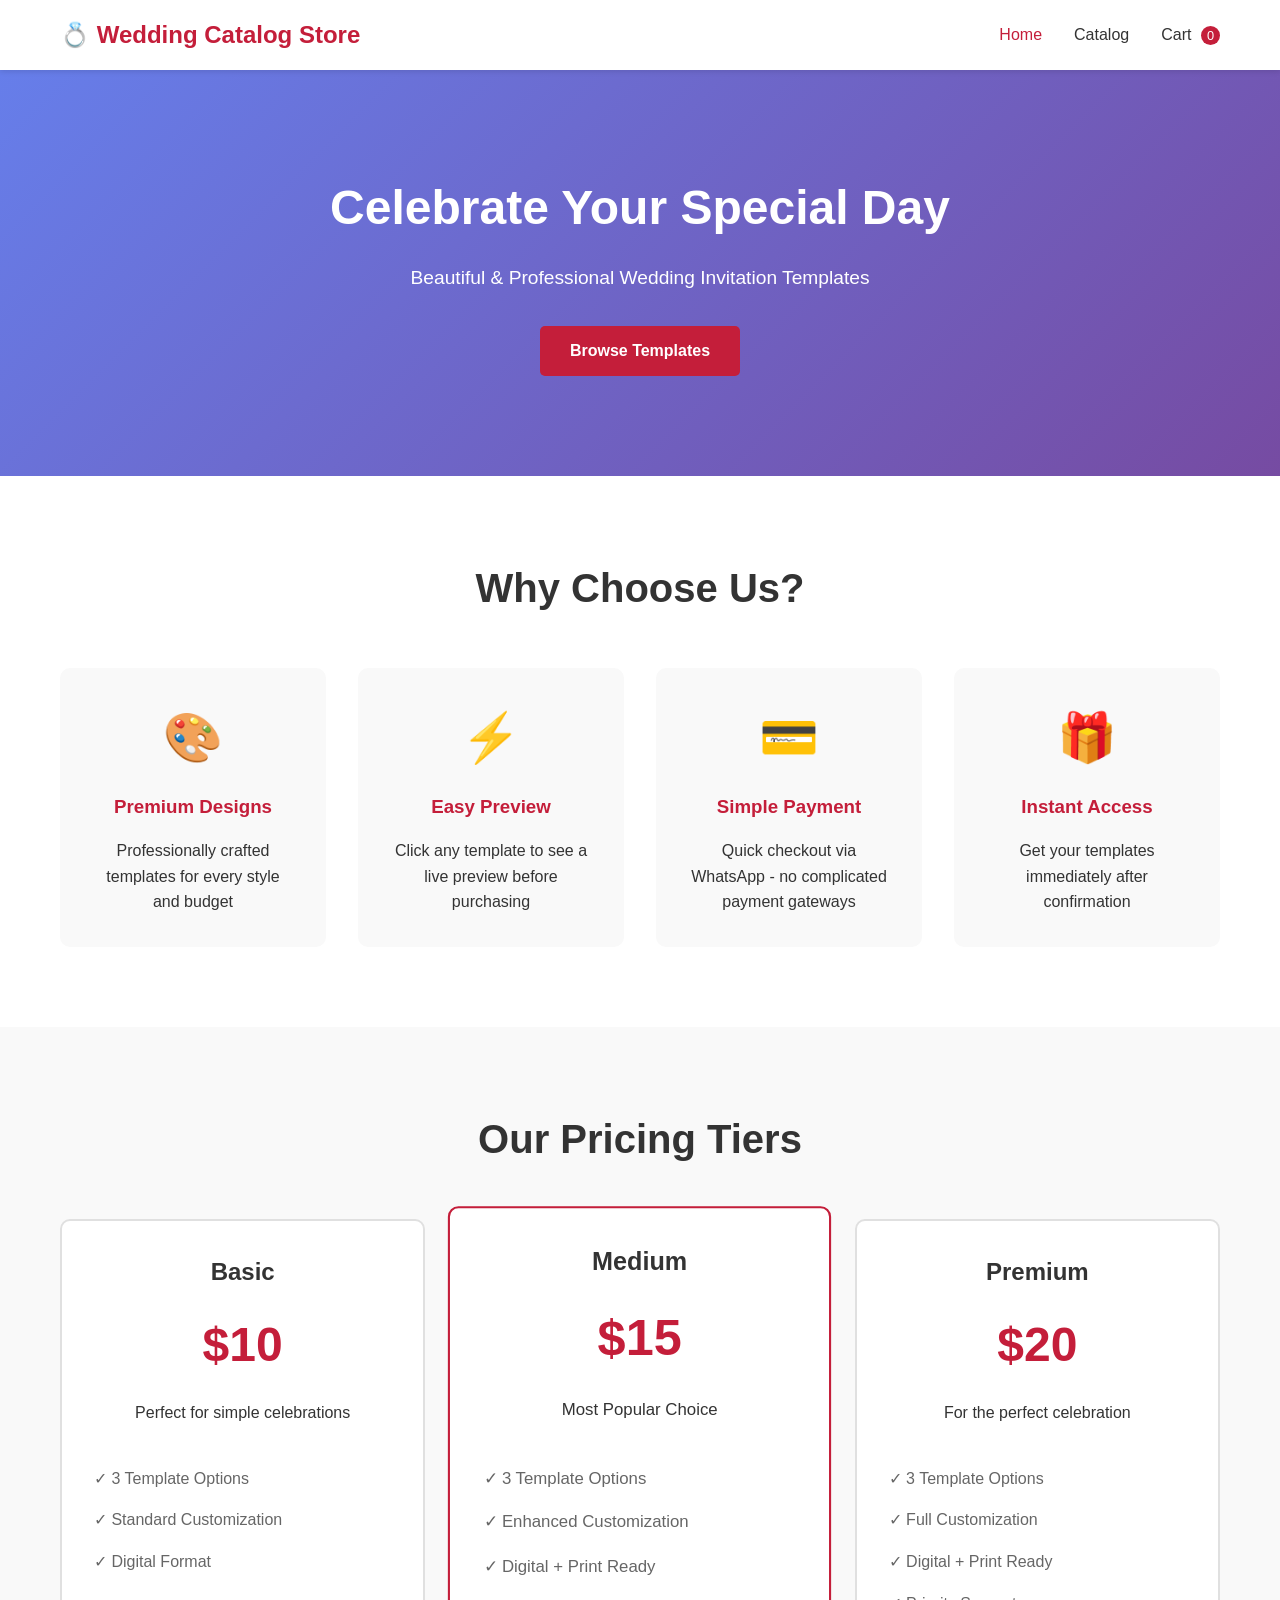
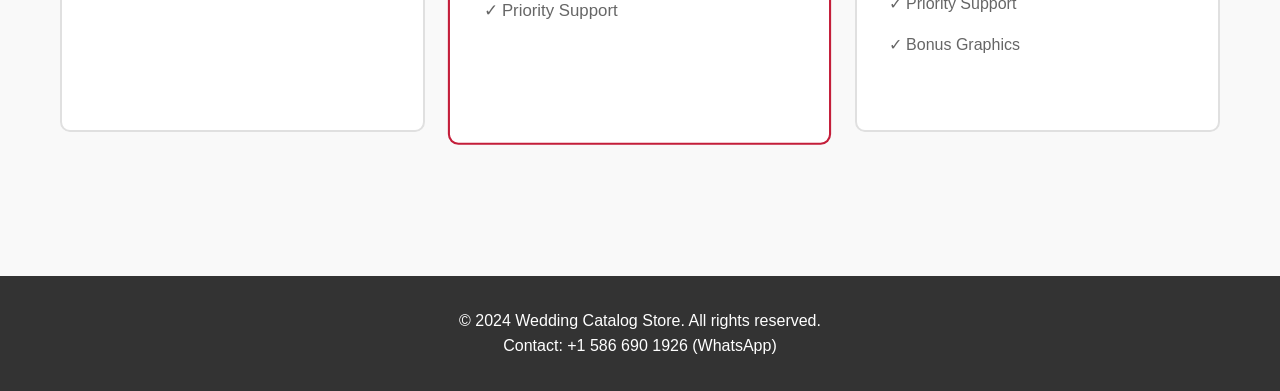
<file: index.html>
<!DOCTYPE html>
<html lang="en">
<head>
    <meta charset="UTF-8">
    <meta name="viewport" content="width=device-width, initial-scale=1.0">
    <title>Wedding Catalog Store - Premium Invitation Templates</title>
    <link rel="stylesheet" href="assets/css/style.css">
</head>
<body>
    <nav class="navbar">
        <div class="container">
            <div class="logo">💍 Wedding Catalog Store</div>
            <div class="nav-links">
                <a href="index.html" class="active">Home</a>
                <a href="katalog.html">Catalog</a>
                <a href="cart.html">Cart <span class="cart-count">0</span></a>
            </div>
        </div>
    </nav>

    <header class="hero">
        <div class="container">
            <h1>Celebrate Your Special Day</h1>
            <p>Beautiful & Professional Wedding Invitation Templates</p>
            <a href="katalog.html" class="btn btn-primary">Browse Templates</a>
        </div>
    </header>

    <section class="features">
        <div class="container">
            <h2>Why Choose Us?</h2>
            <div class="features-grid">
                <div class="feature-card">
                    <span class="feature-icon">🎨</span>
                    <h3>Premium Designs</h3>
                    <p>Professionally crafted templates for every style and budget</p>
                </div>
                <div class="feature-card">
                    <span class="feature-icon">⚡</span>
                    <h3>Easy Preview</h3>
                    <p>Click any template to see a live preview before purchasing</p>
                </div>
                <div class="feature-card">
                    <span class="feature-icon">💳</span>
                    <h3>Simple Payment</h3>
                    <p>Quick checkout via WhatsApp - no complicated payment gateways</p>
                </div>
                <div class="feature-card">
                    <span class="feature-icon">🎁</span>
                    <h3>Instant Access</h3>
                    <p>Get your templates immediately after confirmation</p>
                </div>
            </div>
        </div>
    </section>

    <section class="pricing">
        <div class="container">
            <h2>Our Pricing Tiers</h2>
            <div class="pricing-grid">
                <div class="pricing-card">
                    <h3>Basic</h3>
                    <div class="price">$10</div>
                    <p>Perfect for simple celebrations</p>
                    <ul>
                        <li>✓ 3 Template Options</li>
                        <li>✓ Standard Customization</li>
                        <li>✓ Digital Format</li>
                    </ul>
                </div>
                <div class="pricing-card featured">
                    <h3>Medium</h3>
                    <div class="price">$15</div>
                    <p>Most Popular Choice</p>
                    <ul>
                        <li>✓ 3 Template Options</li>
                        <li>✓ Enhanced Customization</li>
                        <li>✓ Digital + Print Ready</li>
                        <li>✓ Priority Support</li>
                    </ul>
                </div>
                <div class="pricing-card">
                    <h3>Premium</h3>
                    <div class="price">$20</div>
                    <p>For the perfect celebration</p>
                    <ul>
                        <li>✓ 3 Template Options</li>
                        <li>✓ Full Customization</li>
                        <li>✓ Digital + Print Ready</li>
                        <li>✓ Priority Support</li>
                        <li>✓ Bonus Graphics</li>
                    </ul>
                </div>
            </div>
        </div>
    </section>

    <footer>
        <div class="container">
            <p>&copy; 2024 Wedding Catalog Store. All rights reserved.</p>
            <p>Contact: +1 586 690 1926 (WhatsApp)</p>
        </div>
    </footer>

    <script src="assets/js/app.js"></script>
</body>
</html>
</file>
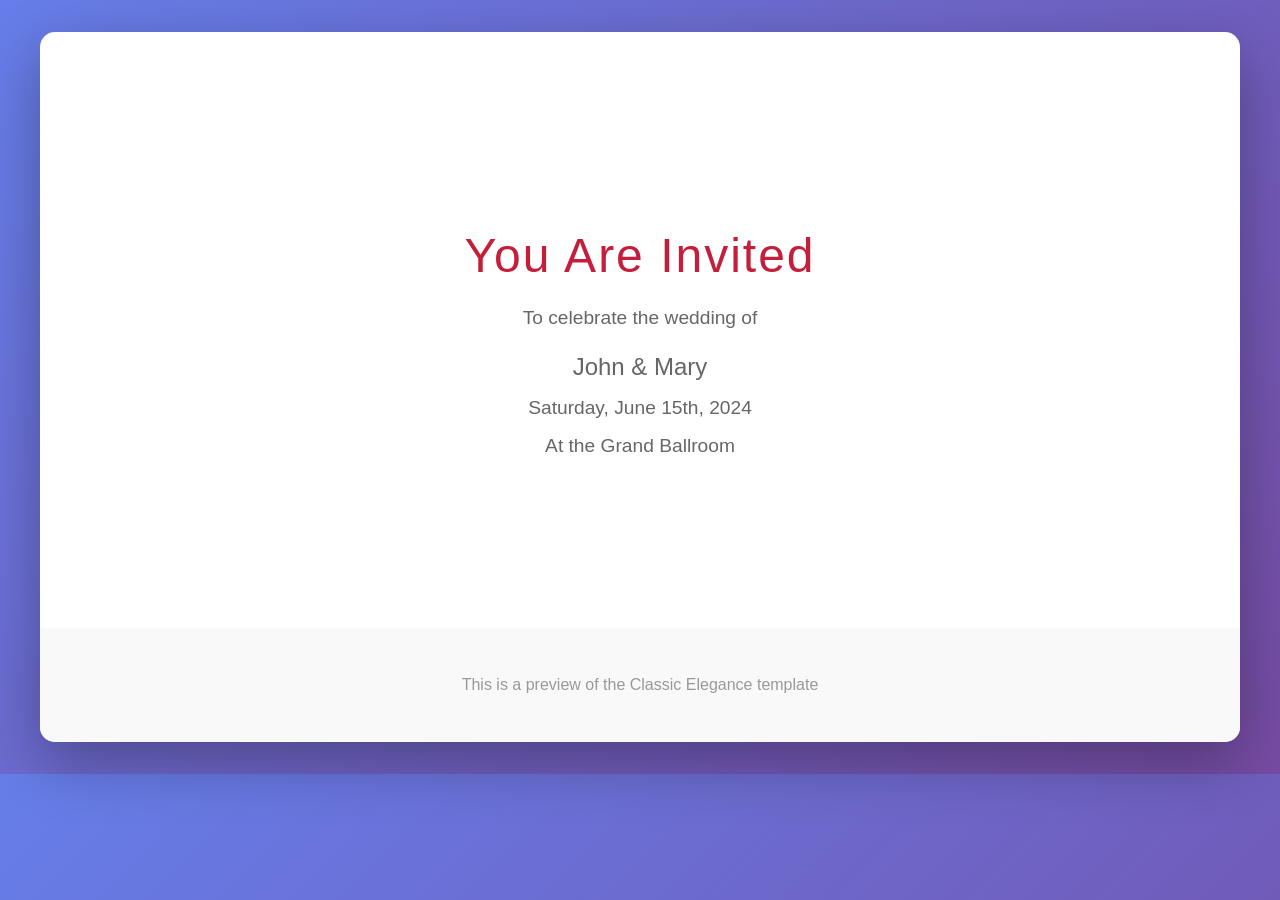
<file: preview/basic-001/index.html>
<!DOCTYPE html>
<html lang="en">
<head>
    <meta charset="UTF-8">
    <meta name="viewport" content="width=device-width, initial-scale=1.0">
    <title>Classic Elegance - Preview</title>
    <link rel="stylesheet" href="../../assets/css/preview.css">
</head>
<body>
    <div class="preview-container">
        <div class="template-preview">
            <div class="preview-content">
                <h1>You Are Invited</h1>
                <p>To celebrate the wedding of</p>
                <p style="font-size: 1.5rem; margin-top: 1rem;">John & Mary</p>
                <p>Saturday, June 15th, 2024</p>
                <p>At the Grand Ballroom</p>
            </div>
            <div class="preview-footer">
                <p>This is a preview of the Classic Elegance template</p>
            </div>
        </div>
    </div>
</body>
</html>
</file>
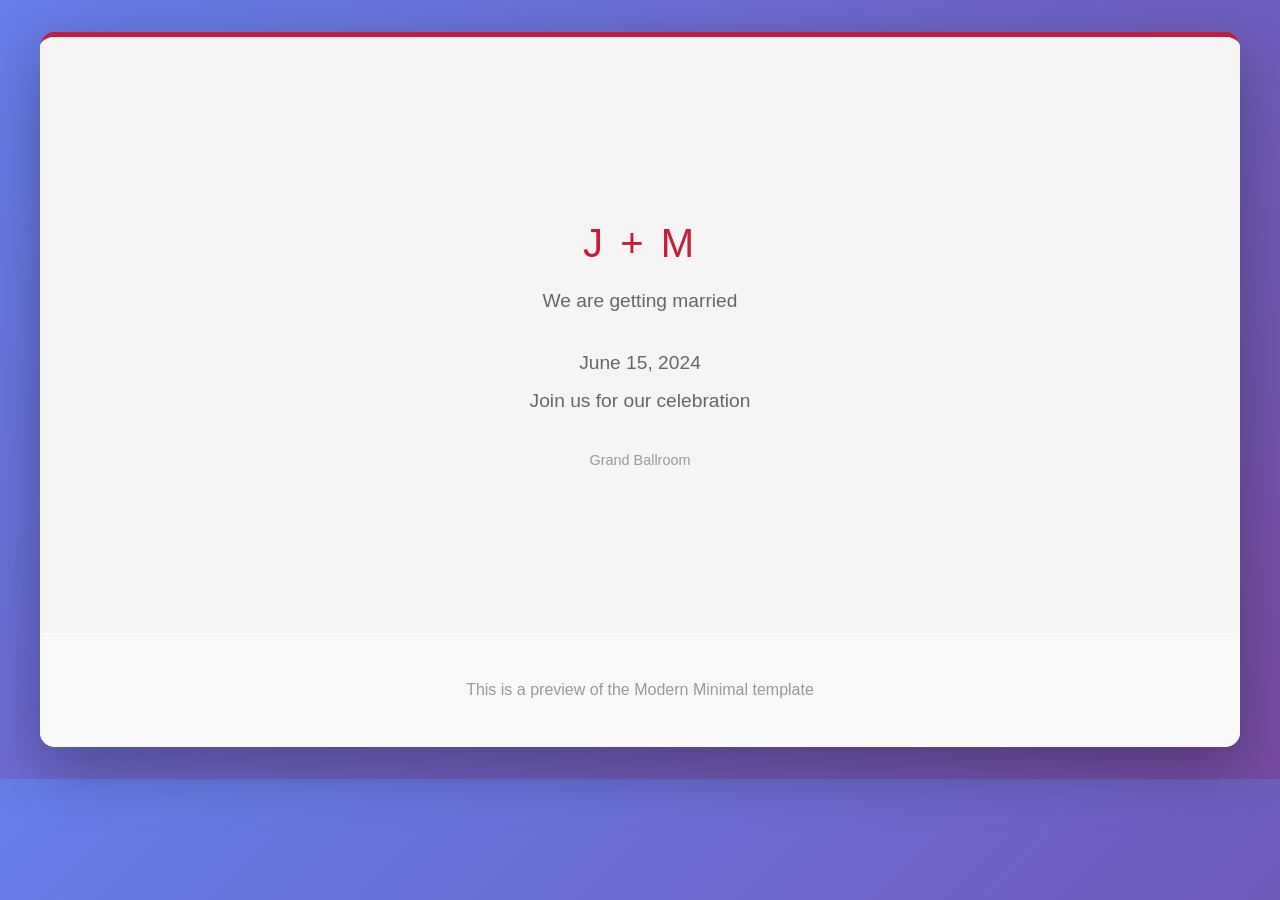
<file: preview/basic-002/index.html>
<!DOCTYPE html>
<html lang="en">
<head>
    <meta charset="UTF-8">
    <meta name="viewport" content="width=device-width, initial-scale=1.0">
    <title>Modern Minimal - Preview</title>
    <link rel="stylesheet" href="../../assets/css/preview.css">
</head>
<body>
    <div class="preview-container">
        <div class="template-preview" style="border-top: 5px solid #c41e3a;">
            <div class="preview-content" style="background-color: #f5f5f5;">
                <h1 style="font-size: 2.5rem; letter-spacing: 3px;">J + M</h1>
                <p>We are getting married</p>
                <p style="font-size: 1.2rem; margin-top: 2rem;">June 15, 2024</p>
                <p style="margin-bottom: 2rem;">Join us for our celebration</p>
                <p style="font-size: 0.9rem; color: #999;">Grand Ballroom</p>
            </div>
            <div class="preview-footer">
                <p>This is a preview of the Modern Minimal template</p>
            </div>
        </div>
    </div>
</body>
</html>
</file>
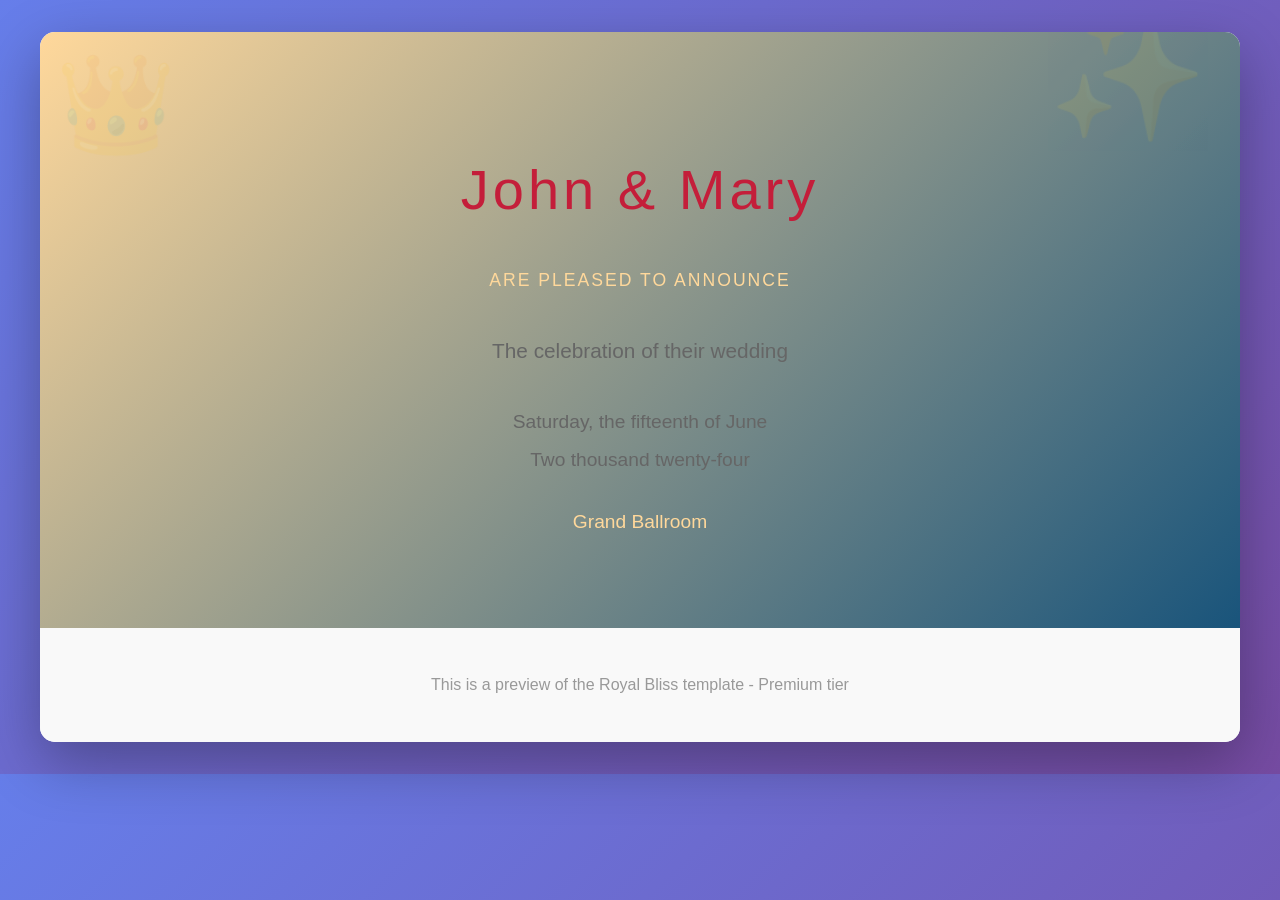
<file: preview/premium-001/index.html>
<!DOCTYPE html>
<html lang="en">
<head>
    <meta charset="UTF-8">
    <meta name="viewport" content="width=device-width, initial-scale=1.0">
    <title>Royal Bliss - Preview</title>
    <link rel="stylesheet" href="../../assets/css/preview.css">
    <style>
        .royal-background {
            background: linear-gradient(135deg, #ffd89b 0%, #19547b 100%);
            position: relative;
        }
        .royal-background::before {
            content: '✨';
            font-size: 8rem;
            position: absolute;
            opacity: 0.1;
            top: -2rem;
            right: 2rem;
        }
        .royal-background::after {
            content: '👑';
            font-size: 6rem;
            position: absolute;
            opacity: 0.1;
            top: 1rem;
            left: 1rem;
        }
    </style>
</head>
<body>
    <div class="preview-container">
        <div class="template-preview">
            <div class="preview-content royal-background" style="color: white;">
                <h1 style="font-size: 3.5rem; letter-spacing: 4px; font-weight: 300;">John & Mary</h1>
                <p style="font-size: 1.1rem; letter-spacing: 2px; margin: 2rem 0; color: #ffd89b;">ARE PLEASED TO ANNOUNCE</p>
                <p style="font-size: 1.3rem; margin: 1rem 0;">The celebration of their wedding</p>
                <p style="font-size: 1.2rem; margin-top: 2rem;">Saturday, the fifteenth of June</p>
                <p>Two thousand twenty-four</p>
                <p style="margin-top: 2rem; color: #ffd89b;">Grand Ballroom</p>
            </div>
            <div class="preview-footer">
                <p>This is a preview of the Royal Bliss template - Premium tier</p>
            </div>
        </div>
    </div>
</body>
</html>
</file>
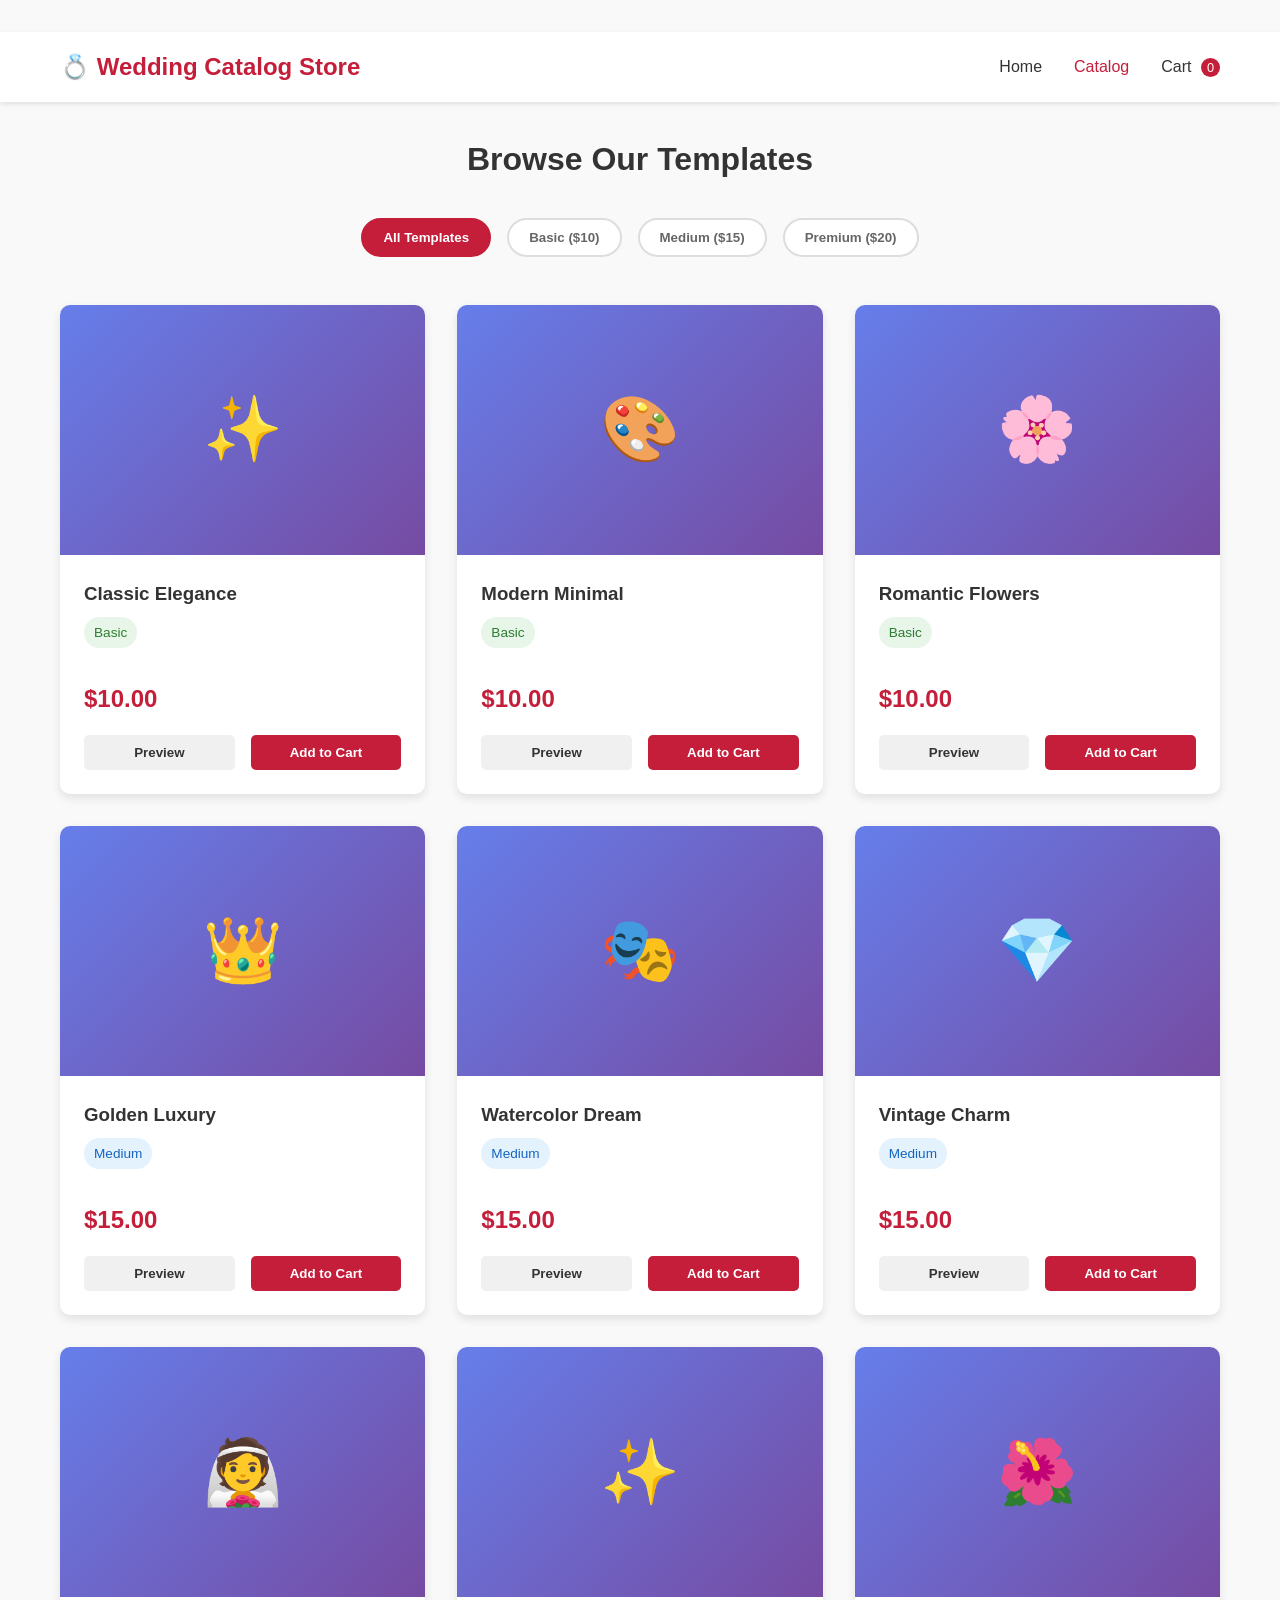
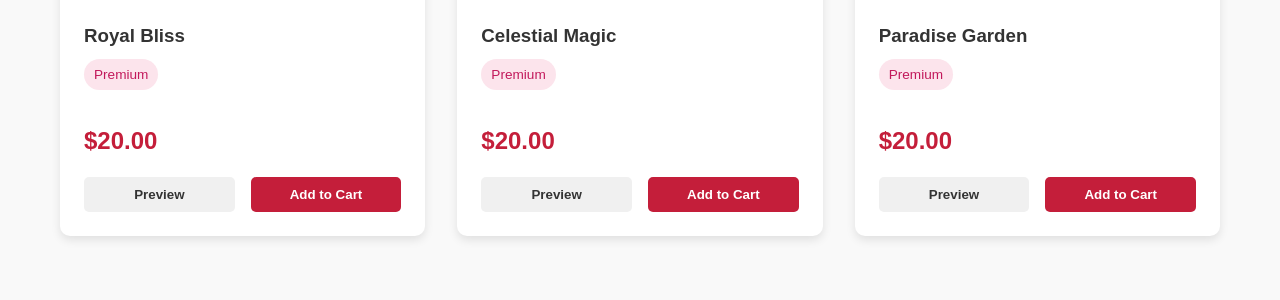
<file: checkout.html>
<!DOCTYPE html>
<html lang="en">
<head>
    <meta charset="UTF-8">
    <meta name="viewport" content="width=device-width, initial-scale=1.0">
    <title>Checkout - Wedding Catalog Store</title>
    <link rel="stylesheet" href="assets/css/style.css">
    <link rel="stylesheet" href="assets/css/checkout.css">
</head>
<body>
    <nav class="navbar">
        <div class="container">
            <div class="logo">💍 Wedding Catalog Store</div>
            <div class="nav-links">
                <a href="index.html">Home</a>
                <a href="katalog.html">Catalog</a>
                <a href="cart.html">Cart <span class="cart-count">0</span></a>
            </div>
        </div>
    </nav>

    <div class="container">
        <h1>Checkout</h1>
        
        <div class="checkout-wrapper">
            <div class="checkout-form">
                <h2>Billing Information</h2>
                <form id="checkoutForm">
                    <div class="form-group">
                        <label for="fullName">Full Name *</label>
                        <input type="text" id="fullName" name="fullName" required>
                    </div>

                    <div class="form-row">
                        <div class="form-group">
                            <label for="email">Email Address *</label>
                            <input type="email" id="email" name="email" required>
                        </div>
                        <div class="form-group">
                            <label for="phone">Phone Number *</label>
                            <input type="tel" id="phone" name="phone" required>
                        </div>
                    </div>

                    <div class="form-group">
                        <label for="address">Address *</label>
                        <input type="text" id="address" name="address" required>
                    </div>

                    <div class="form-row">
                        <div class="form-group">
                            <label for="city">City *</label>
                            <input type="text" id="city" name="city" required>
                        </div>
                        <div class="form-group">
                            <label for="country">Country *</label>
                            <input type="text" id="country" name="country" required>
                        </div>
                    </div>

                    <div class="form-group">
                        <label for="specialRequests">Special Requests</label>
                        <textarea id="specialRequests" name="specialRequests" rows="4"></textarea>
                    </div>

                    <button type="submit" class="btn btn-primary btn-full">Complete Order</button>
                </form>
            </div>

            <div class="order-summary">
                <h2>Order Summary</h2>
                <div id="orderItems"></div>
                <div class="summary-row">
                    <span>Subtotal:</span>
                    <span id="summarySubtotal">$0.00</span>
                </div>
                <div class="summary-row">
                    <span>Tax (10%):</span>
                    <span id="summaryTax">$0.00</span>
                </div>
                <div class="summary-row total">
                    <span>Total:</span>
                    <span id="summaryTotal">$0.00</span>
                </div>
            </div>
        </div>
    </div>

    <script src="assets/js/checkout.js"></script>
    <script src="assets/js/app.js"></script>
</body>
</html>
</file>
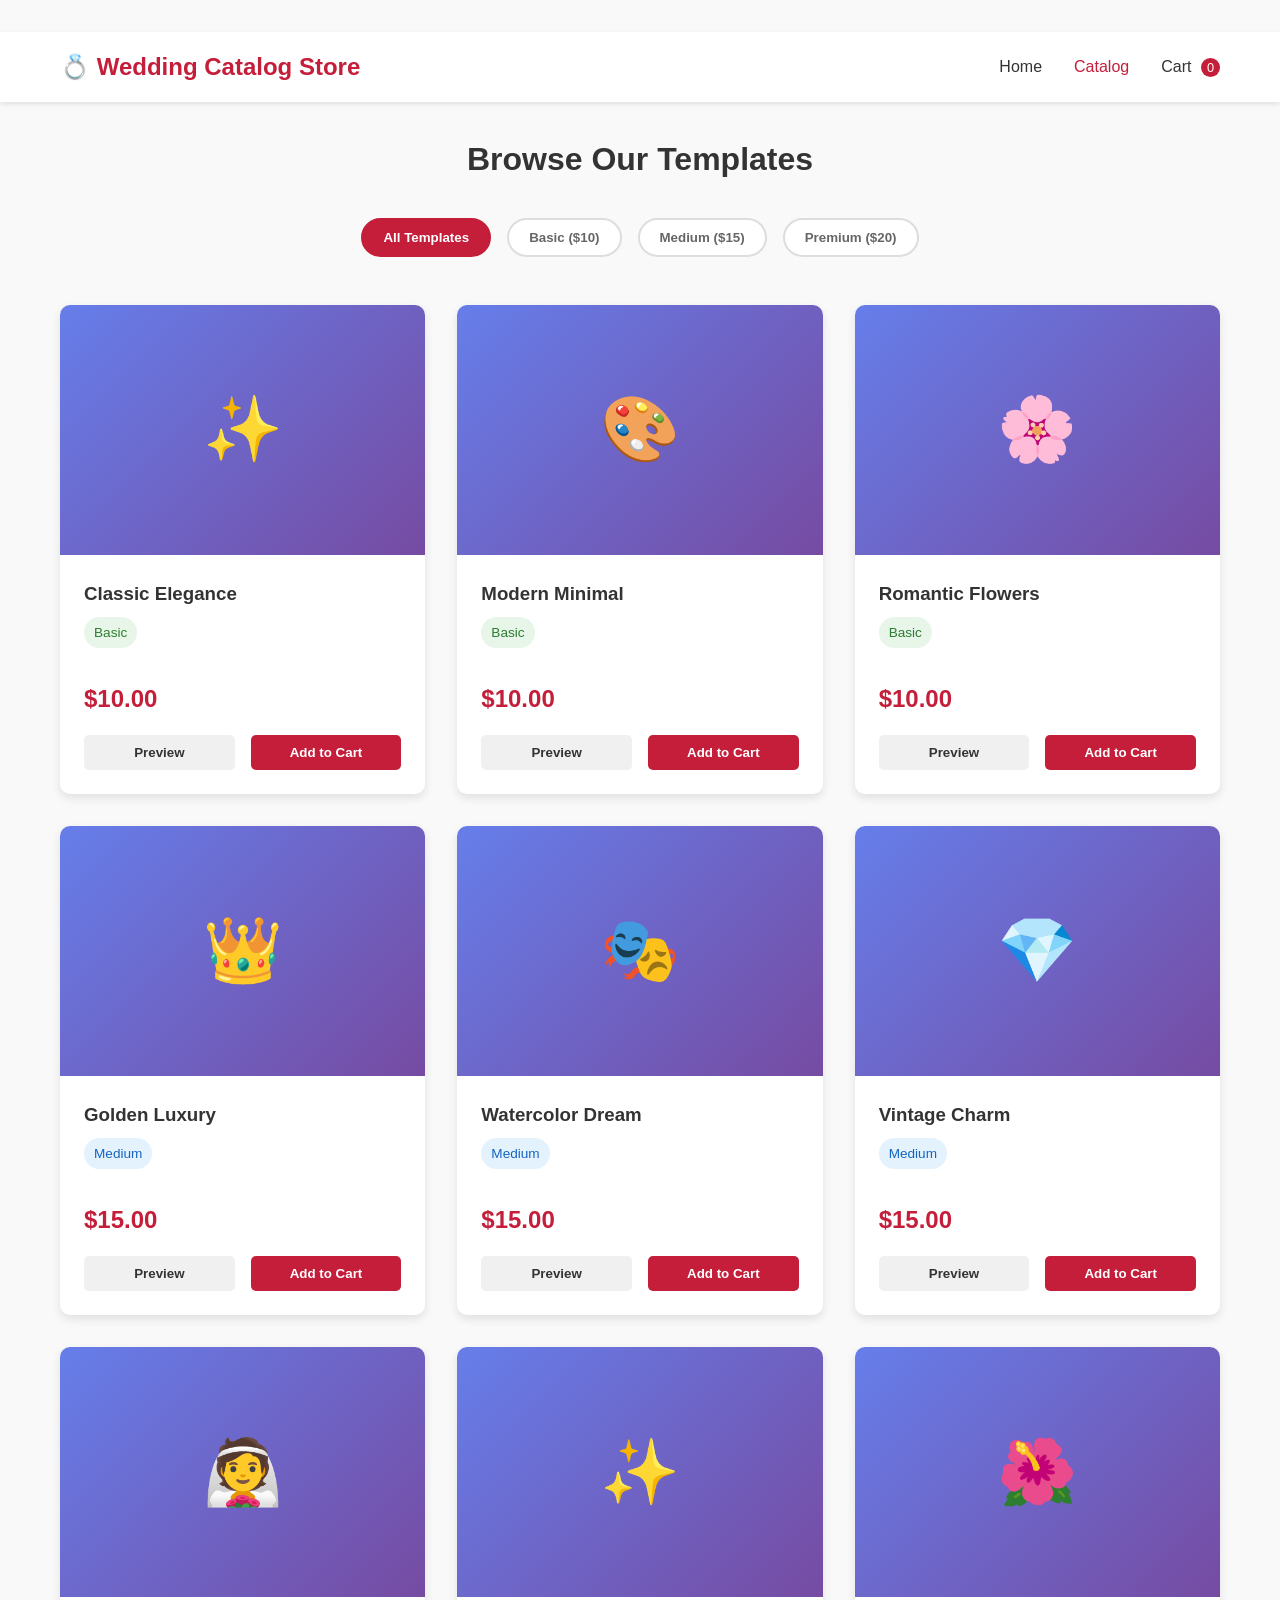
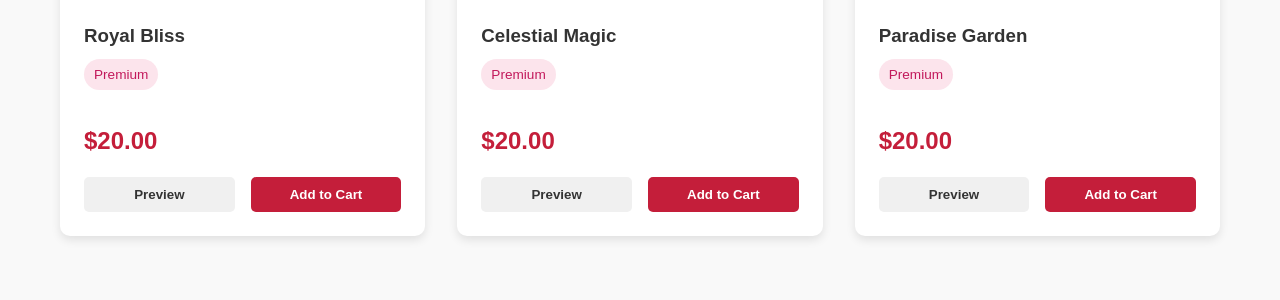
<file: katalog.html>
<!DOCTYPE html>
<html lang="en">
<head>
    <meta charset="UTF-8">
    <meta name="viewport" content="width=device-width, initial-scale=1.0">
    <title>Catalog - Wedding Templates</title>
    <link rel="stylesheet" href="assets/css/style.css">
    <link rel="stylesheet" href="assets/css/katalog.css">
</head>
<body>
    <nav class="navbar">
        <div class="container">
            <div class="logo">💍 Wedding Catalog Store</div>
            <div class="nav-links">
                <a href="index.html">Home</a>
                <a href="katalog.html" class="active">Catalog</a>
                <a href="cart.html">Cart <span class="cart-count">0</span></a>
            </div>
        </div>
    </nav>

    <div class="container">
        <h1>Browse Our Templates</h1>
        
        <div class="category-filter">
            <button class="filter-btn active" data-filter="all">All Templates</button>
            <button class="filter-btn" data-filter="basic">Basic ($10)</button>
            <button class="filter-btn" data-filter="medium">Medium ($15)</button>
            <button class="filter-btn" data-filter="premium">Premium ($20)</button>
        </div>

        <div class="templates-grid" id="templatesGrid">
            <!-- Templates loaded by JavaScript -->
        </div>
    </div>

    <!-- Modal for preview -->
    <div id="previewModal" class="modal">
        <div class="modal-content">
            <span class="close">&times;</span>
            <iframe id="previewFrame" src="" frameborder="0"></iframe>
        </div>
    </div>

    <script src="assets/js/products.js"></script>
    <script src="assets/js/katalog.js"></script>
    <script src="assets/js/app.js"></script>
</body>
</html>
</file>
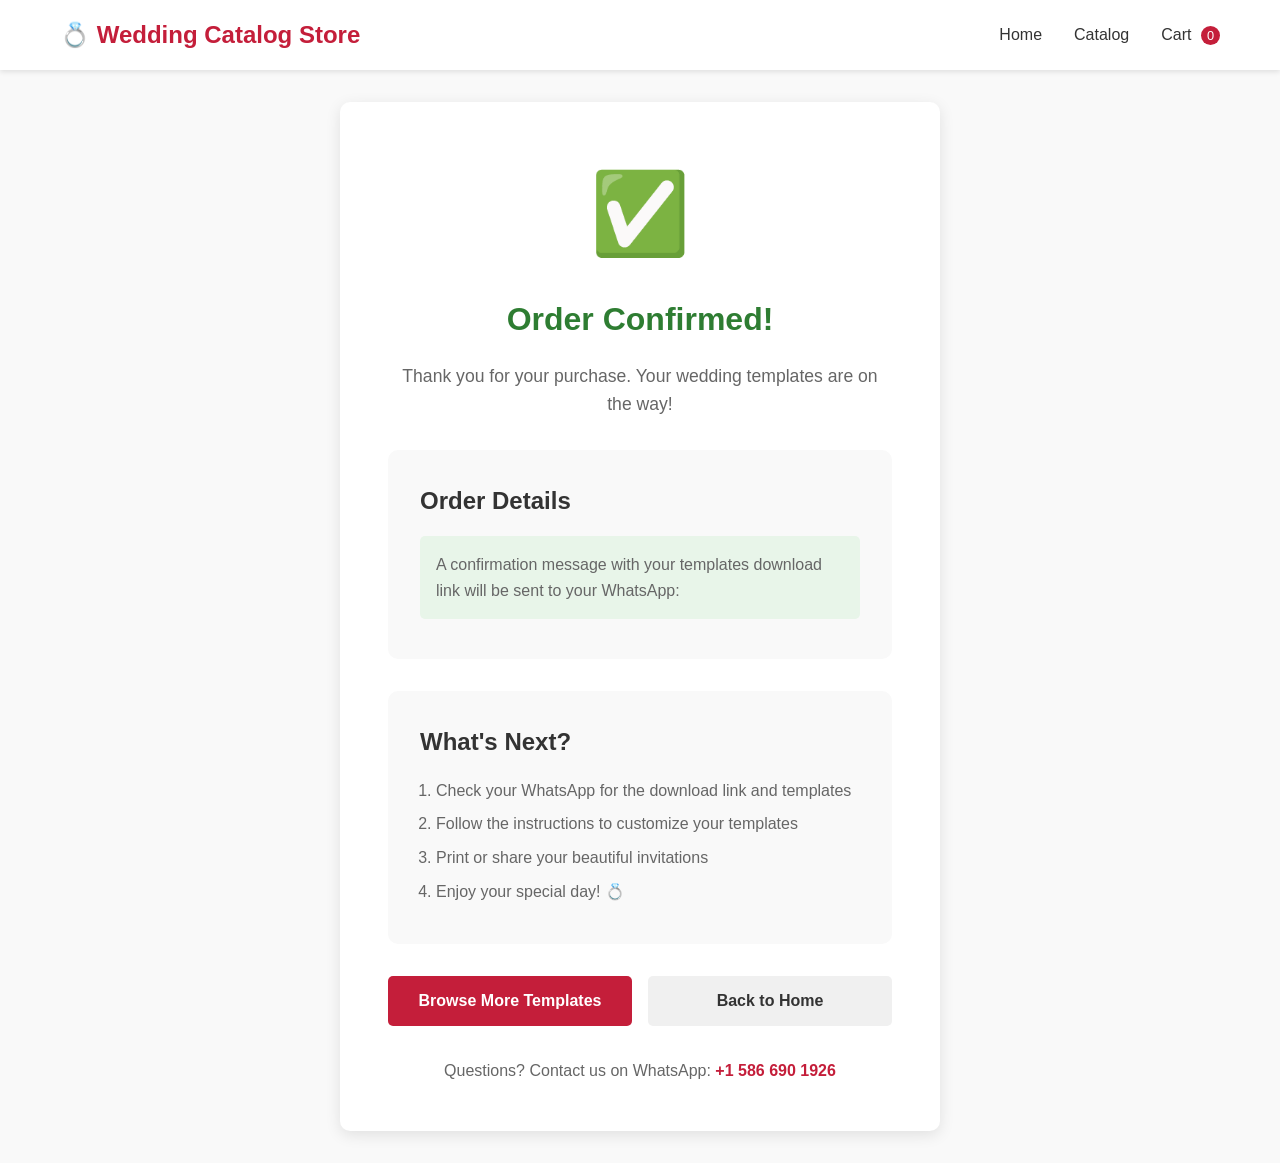
<file: success.html>
<!DOCTYPE html>
<html lang="en">
<head>
    <meta charset="UTF-8">
    <meta name="viewport" content="width=device-width, initial-scale=1.0">
    <title>Order Confirmed - Wedding Catalog Store</title>
    <link rel="stylesheet" href="assets/css/style.css">
    <link rel="stylesheet" href="assets/css/checkout.css">
</head>
<body>
    <nav class="navbar">
        <div class="container">
            <div class="logo">💍 Wedding Catalog Store</div>
            <div class="nav-links">
                <a href="index.html">Home</a>
                <a href="katalog.html">Catalog</a>
                <a href="cart.html">Cart <span class="cart-count">0</span></a>
            </div>
        </div>
    </nav>

    <div class="container">
        <div class="success-container">
            <div class="success-icon">✅</div>
            <h1>Order Confirmed!</h1>
            <p class="success-message">Thank you for your purchase. Your wedding templates are on the way!</p>
            
            <div class="order-details">
                <h2>Order Details</h2>
                <div id="successOrderInfo"></div>
                <p class="confirmation-text">
                    A confirmation message with your templates download link will be sent to your WhatsApp: <strong id="whatsappDisplay"></strong>
                </p>
            </div>

            <div class="next-steps">
                <h2>What's Next?</h2>
                <ol>
                    <li>Check your WhatsApp for the download link and templates</li>
                    <li>Follow the instructions to customize your templates</li>
                    <li>Print or share your beautiful invitations</li>
                    <li>Enjoy your special day! 💍</li>
                </ol>
            </div>

            <div class="success-actions">
                <a href="katalog.html" class="btn btn-primary">Browse More Templates</a>
                <a href="index.html" class="btn btn-secondary">Back to Home</a>
            </div>

            <p class="contact-text">
                Questions? Contact us on WhatsApp: <a href="https://wa.me/15866901926" target="_blank">+1 586 690 1926</a>
            </p>
        </div>
    </div>

    <script src="assets/js/app.js"></script>
    <script>
        // Display order info on success page
        window.addEventListener('load', function() {
            const orderData = JSON.parse(localStorage.getItem('lastOrder'));
            if (orderData) {
                const infoDiv = document.getElementById('successOrderInfo');
                const whatsappDisplay = document.getElementById('whatsappDisplay');
                
                infoDiv.innerHTML = `
                    <p><strong>Name:</strong> ${orderData.fullName}</p>
                    <p><strong>Email:</strong> ${orderData.email}</p>
                    <p><strong>Phone:</strong> ${orderData.phone}</p>
                    <p><strong>Total Amount:</strong> ${orderData.total}</p>
                `;
                
                whatsappDisplay.textContent = orderData.phone;
            }
        });
    </script>
</body>
</html>
</file>
<file: assets/css/style.css>
* {
    margin: 0;
    padding: 0;
    box-sizing: border-box;
}

body {
    font-family: 'Segoe UI', Tahoma, Geneva, Verdana, sans-serif;
    line-height: 1.6;
    color: #333;
    background-color: #f9f9f9;
}

.container {
    max-width: 1200px;
    margin: 0 auto;
    padding: 0 20px;
}

/* Navbar */
.navbar {
    background-color: #fff;
    box-shadow: 0 2px 5px rgba(0,0,0,0.1);
    position: sticky;
    top: 0;
    z-index: 1000;
}

.navbar .container {
    display: flex;
    justify-content: space-between;
    align-items: center;
    padding: 1rem 20px;
}

.logo {
    font-size: 1.5rem;
    font-weight: bold;
    color: #c41e3a;
}

.nav-links {
    display: flex;
    gap: 2rem;
    align-items: center;
}

.nav-links a {
    text-decoration: none;
    color: #333;
    transition: color 0.3s;
    position: relative;
}

.nav-links a:hover,
.nav-links a.active {
    color: #c41e3a;
}

.cart-count {
    background-color: #c41e3a;
    color: white;
    border-radius: 50%;
    padding: 2px 6px;
    font-size: 0.8rem;
    margin-left: 5px;
}

/* Hero Section */
.hero {
    background: linear-gradient(135deg, #667eea 0%, #764ba2 100%);
    color: white;
    padding: 100px 20px;
    text-align: center;
}

.hero h1 {
    font-size: 3rem;
    margin-bottom: 1rem;
}

.hero p {
    font-size: 1.2rem;
    margin-bottom: 2rem;
}

/* Buttons */
.btn {
    display: inline-block;
    padding: 12px 30px;
    border-radius: 5px;
    text-decoration: none;
    font-weight: 600;
    transition: all 0.3s;
    border: none;
    cursor: pointer;
    font-size: 1rem;
}

.btn-primary {
    background-color: #c41e3a;
    color: white;
}

.btn-primary:hover {
    background-color: #a01830;
    transform: translateY(-2px);
    box-shadow: 0 5px 15px rgba(0,0,0,0.2);
}

.btn-secondary {
    background-color: #f0f0f0;
    color: #333;
}

.btn-secondary:hover {
    background-color: #e0e0e0;
}

.btn-full {
    width: 100%;
}

/* Features Section */
.features {
    padding: 80px 20px;
    background-color: white;
}

.features h2 {
    text-align: center;
    font-size: 2.5rem;
    margin-bottom: 3rem;
    color: #333;
}

.features-grid {
    display: grid;
    grid-template-columns: repeat(auto-fit, minmax(250px, 1fr));
    gap: 2rem;
}

.feature-card {
    text-align: center;
    padding: 2rem;
    background-color: #f9f9f9;
    border-radius: 10px;
    transition: transform 0.3s, box-shadow 0.3s;
}

.feature-card:hover {
    transform: translateY(-5px);
    box-shadow: 0 10px 30px rgba(0,0,0,0.1);
}

.feature-icon {
    font-size: 3rem;
    display: block;
    margin-bottom: 1rem;
}

.feature-card h3 {
    margin-bottom: 1rem;
    color: #c41e3a;
}

/* Pricing Section */
.pricing {
    padding: 80px 20px;
    background-color: #f9f9f9;
}

.pricing h2 {
    text-align: center;
    font-size: 2.5rem;
    margin-bottom: 3rem;
    color: #333;
}

.pricing-grid {
    display: grid;
    grid-template-columns: repeat(auto-fit, minmax(280px, 1fr));
    gap: 2rem;
}

.pricing-card {
    background-color: white;
    border-radius: 10px;
    padding: 2rem;
    text-align: center;
    border: 2px solid #e0e0e0;
    transition: transform 0.3s, box-shadow 0.3s;
}

.pricing-card:hover {
    transform: translateY(-5px);
    box-shadow: 0 10px 30px rgba(0,0,0,0.1);
}

.pricing-card.featured {
    border-color: #c41e3a;
    transform: scale(1.05);
}

.pricing-card h3 {
    font-size: 1.5rem;
    color: #333;
    margin-bottom: 1rem;
}

.price {
    font-size: 3rem;
    color: #c41e3a;
    font-weight: bold;
    margin: 1rem 0;
}

.pricing-card ul {
    list-style: none;
    text-align: left;
    margin: 2rem 0;
    padding: 0;
}

.pricing-card li {
    padding: 0.5rem 0;
    color: #666;
}

/* Footer */
footer {
    background-color: #333;
    color: white;
    text-align: center;
    padding: 2rem;
    margin-top: 4rem;
}

/* Responsive */
@media (max-width: 768px) {
    .hero h1 {
        font-size: 2rem;
    }

    .nav-links {
        gap: 1rem;
    }

    .pricing-card.featured {
        transform: scale(1);
    }
}
</file>
<file: assets/css/preview.css>
/* Preview Page Styles */
body {
    margin: 0;
    padding: 0;
    background: linear-gradient(135deg, #667eea 0%, #764ba2 100%);
    font-family: 'Segoe UI', Tahoma, Geneva, Verdana, sans-serif;
}

.preview-container {
    max-width: 1200px;
    margin: 0 auto;
    padding: 2rem;
}

.template-preview {
    background-color: white;
    border-radius: 15px;
    box-shadow: 0 20px 60px rgba(0,0,0,0.3);
    overflow: hidden;
    animation: slideUp 0.5s ease-out;
}

@keyframes slideUp {
    from {
        opacity: 0;
        transform: translateY(20px);
    }
    to {
        opacity: 1;
        transform: translateY(0);
    }
}

.preview-content {
    padding: 3rem;
    min-height: 500px;
    display: flex;
    flex-direction: column;
    justify-content: center;
    align-items: center;
    text-align: center;
}

.preview-content h1 {
    font-size: 3rem;
    color: #c41e3a;
    margin-bottom: 1rem;
    font-weight: 300;
    letter-spacing: 2px;
}

.preview-content p {
    font-size: 1.2rem;
    color: #666;
    margin: 0.5rem 0;
}

.preview-footer {
    background-color: #f9f9f9;
    padding: 2rem;
    text-align: center;
    color: #999;
}

/* Coming Soon */
.coming-soon {
    display: flex;
    justify-content: center;
    align-items: center;
    min-height: 100vh;
    background: linear-gradient(135deg, #667eea 0%, #764ba2 100%);
}

.coming-soon-box {
    background-color: white;
    padding: 3rem;
    border-radius: 15px;
    text-align: center;
    box-shadow: 0 20px 60px rgba(0,0,0,0.3);
}

.coming-soon-box h1 {
    font-size: 2.5rem;
    color: #c41e3a;
    margin-bottom: 1rem;
}

.coming-soon-box p {
    color: #666;
    font-size: 1.1rem;
}

@media (max-width: 768px) {
    .preview-content {
        padding: 2rem;
    }

    .preview-content h1 {
        font-size: 2rem;
    }
}
</file>
<file: assets/css/checkout.css>
/* Checkout Page Styles */
.checkout-wrapper {
    display: grid;
    grid-template-columns: 2fr 1fr;
    gap: 2rem;
    margin: 2rem 0;
}

.checkout-form {
    background-color: white;
    padding: 2rem;
    border-radius: 10px;
    box-shadow: 0 2px 10px rgba(0,0,0,0.1);
}

.checkout-form h2 {
    color: #333;
    margin-bottom: 1.5rem;
}

.form-group {
    margin-bottom: 1.5rem;
}

.form-group label {
    display: block;
    margin-bottom: 0.5rem;
    font-weight: 600;
    color: #333;
}

.form-group input,
.form-group textarea {
    width: 100%;
    padding: 10px 15px;
    border: 1px solid #ddd;
    border-radius: 5px;
    font-family: inherit;
    font-size: 1rem;
    transition: border-color 0.3s;
}

.form-group input:focus,
.form-group textarea:focus {
    outline: none;
    border-color: #c41e3a;
    box-shadow: 0 0 5px rgba(196, 30, 58, 0.2);
}

.form-row {
    display: grid;
    grid-template-columns: 1fr 1fr;
    gap: 1rem;
}

.order-summary,
.cart-summary {
    background-color: white;
    padding: 2rem;
    border-radius: 10px;
    box-shadow: 0 2px 10px rgba(0,0,0,0.1);
    height: fit-content;
    position: sticky;
    top: 100px;
}

.order-summary h2,
.cart-summary h2 {
    color: #333;
    margin-bottom: 1.5rem;
    border-bottom: 2px solid #f0f0f0;
    padding-bottom: 1rem;
}

.summary-row {
    display: flex;
    justify-content: space-between;
    margin-bottom: 1rem;
    color: #666;
}

.summary-row.total {
    border-top: 2px solid #f0f0f0;
    padding-top: 1rem;
    margin-top: 1rem;
    font-weight: bold;
    font-size: 1.2rem;
    color: #333;
}

.order-item {
    display: flex;
    justify-content: space-between;
    align-items: center;
    padding: 1rem;
    background-color: #f9f9f9;
    border-radius: 5px;
    margin-bottom: 1rem;
}

.item-name {
    flex: 1;
}

.item-price {
    font-weight: bold;
    color: #c41e3a;
}

.remove-btn {
    background-color: #ff6b6b;
    color: white;
    border: none;
    padding: 5px 10px;
    border-radius: 5px;
    cursor: pointer;
    margin-left: 1rem;
}

.remove-btn:hover {
    background-color: #ee5a52;
}

.empty-cart {
    text-align: center;
    padding: 3rem;
    color: #999;
}

.empty-cart-icon {
    font-size: 4rem;
    margin-bottom: 1rem;
}

/* Success Container */
.success-container {
    background-color: white;
    border-radius: 10px;
    padding: 3rem;
    text-align: center;
    max-width: 600px;
    margin: 2rem auto;
    box-shadow: 0 4px 15px rgba(0,0,0,0.1);
}

.success-icon {
    font-size: 5rem;
    margin-bottom: 1rem;
    display: block;
}

.success-container h1 {
    color: #2e7d32;
    margin-bottom: 1rem;
}

.success-message {
    font-size: 1.1rem;
    color: #666;
    margin-bottom: 2rem;
}

.order-details {
    background-color: #f9f9f9;
    padding: 2rem;
    border-radius: 10px;
    margin: 2rem 0;
    text-align: left;
}

.order-details h2 {
    color: #333;
    margin-bottom: 1rem;
}

.order-details p {
    margin: 0.5rem 0;
    color: #666;
}

.confirmation-text {
    background-color: #e8f5e9;
    padding: 1rem;
    border-radius: 5px;
    color: #2e7d32;
    margin-top: 1rem;
}

.next-steps {
    background-color: #f9f9f9;
    padding: 2rem;
    border-radius: 10px;
    margin: 2rem 0;
    text-align: left;
}

.next-steps h2 {
    color: #333;
    margin-bottom: 1rem;
}

.next-steps ol {
    margin-left: 1rem;
    color: #666;
}

.next-steps li {
    margin-bottom: 0.5rem;
}

.success-actions {
    display: flex;
    gap: 1rem;
    margin: 2rem 0;
    flex-wrap: wrap;
    justify-content: center;
}

.success-actions .btn {
    flex: 1;
    min-width: 200px;
}

.contact-text {
    color: #666;
    margin-top: 2rem;
}

.contact-text a {
    color: #c41e3a;
    text-decoration: none;
    font-weight: 600;
}

.contact-text a:hover {
    text-decoration: underline;
}

/* Cart Wrapper */
.cart-wrapper {
    display: grid;
    grid-template-columns: 2fr 1fr;
    gap: 2rem;
    margin: 2rem 0;
}

.cart-items {
    background-color: white;
    padding: 2rem;
    border-radius: 10px;
    box-shadow: 0 2px 10px rgba(0,0,0,0.1);
}

@media (max-width: 768px) {
    .checkout-wrapper,
    .cart-wrapper {
        grid-template-columns: 1fr;
    }

    .order-summary,
    .cart-summary {
        position: static;
    }

    .form-row {
        grid-template-columns: 1fr;
    }

    .success-container {
        padding: 1.5rem;
    }

    .success-actions {
        flex-direction: column;
    }

    .success-actions .btn {
        min-width: auto;
    }
}
</file>
<file: assets/css/katalog.css>
/* Catalog Page Styles */
.container {
    margin-top: 2rem;
}

.container h1 {
    text-align: center;
    color: #333;
    margin-bottom: 2rem;
}

/* Category Filter */
.category-filter {
    display: flex;
    justify-content: center;
    gap: 1rem;
    margin-bottom: 3rem;
    flex-wrap: wrap;
}

.filter-btn {
    padding: 10px 20px;
    border: 2px solid #ddd;
    background-color: white;
    border-radius: 25px;
    cursor: pointer;
    transition: all 0.3s;
    font-weight: 600;
    color: #666;
}

.filter-btn:hover {
    border-color: #c41e3a;
    color: #c41e3a;
}

.filter-btn.active {
    background-color: #c41e3a;
    color: white;
    border-color: #c41e3a;
}

/* Templates Grid */
.templates-grid {
    display: grid;
    grid-template-columns: repeat(auto-fill, minmax(280px, 1fr));
    gap: 2rem;
    margin-bottom: 4rem;
}

.template-card {
    background-color: white;
    border-radius: 10px;
    overflow: hidden;
    box-shadow: 0 4px 10px rgba(0,0,0,0.1);
    transition: transform 0.3s, box-shadow 0.3s;
    cursor: pointer;
}

.template-card:hover {
    transform: translateY(-5px);
    box-shadow: 0 10px 25px rgba(0,0,0,0.15);
}

.template-image {
    width: 100%;
    height: 250px;
    background: linear-gradient(135deg, #667eea 0%, #764ba2 100%);
    display: flex;
    align-items: center;
    justify-content: center;
    font-size: 4rem;
    color: white;
}

.template-info {
    padding: 1.5rem;
}

.template-info h3 {
    color: #333;
    margin-bottom: 0.5rem;
}

.template-tier {
    display: inline-block;
    padding: 5px 10px;
    background-color: #e0e0e0;
    border-radius: 20px;
    font-size: 0.85rem;
    color: #666;
    margin-bottom: 1rem;
}

.template-tier.basic {
    background-color: #e8f5e9;
    color: #2e7d32;
}

.template-tier.medium {
    background-color: #e3f2fd;
    color: #1565c0;
}

.template-tier.premium {
    background-color: #fce4ec;
    color: #c2185b;
}

.template-price {
    font-size: 1.5rem;
    font-weight: bold;
    color: #c41e3a;
    margin: 1rem 0;
}

.template-actions {
    display: flex;
    gap: 1rem;
}

.template-actions button {
    flex: 1;
    padding: 10px;
    border: none;
    border-radius: 5px;
    cursor: pointer;
    font-weight: 600;
    transition: all 0.3s;
}

.preview-btn {
    background-color: #f0f0f0;
    color: #333;
}

.preview-btn:hover {
    background-color: #e0e0e0;
}

.add-to-cart-btn {
    background-color: #c41e3a;
    color: white;
}

.add-to-cart-btn:hover {
    background-color: #a01830;
}

/* Modal */
.modal {
    display: none;
    position: fixed;
    z-index: 2000;
    left: 0;
    top: 0;
    width: 100%;
    height: 100%;
    background-color: rgba(0,0,0,0.5);
    animation: fadeIn 0.3s;
}

@keyframes fadeIn {
    from { opacity: 0; }
    to { opacity: 1; }
}

.modal-content {
    background-color: white;
    margin: 5% auto;
    padding: 0;
    border-radius: 10px;
    width: 90%;
    max-width: 900px;
    height: 80vh;
    position: relative;
    animation: slideIn 0.3s;
}

@keyframes slideIn {
    from {
        transform: translateY(-50px);
        opacity: 0;
    }
    to {
        transform: translateY(0);
        opacity: 1;
    }
}

.close {
    position: absolute;
    right: 20px;
    top: 20px;
    font-size: 2rem;
    font-weight: bold;
    color: #999;
    cursor: pointer;
    z-index: 2001;
}

.close:hover {
    color: #333;
}

#previewFrame {
    width: 100%;
    height: 100%;
    border-radius: 10px;
}

@media (max-width: 768px) {
    .templates-grid {
        grid-template-columns: repeat(auto-fill, minmax(200px, 1fr));
        gap: 1rem;
    }

    .template-image {
        height: 200px;
        font-size: 3rem;
    }

    .modal-content {
        width: 95%;
        height: 70vh;
        margin: 20% auto;
    }
}
</file>
